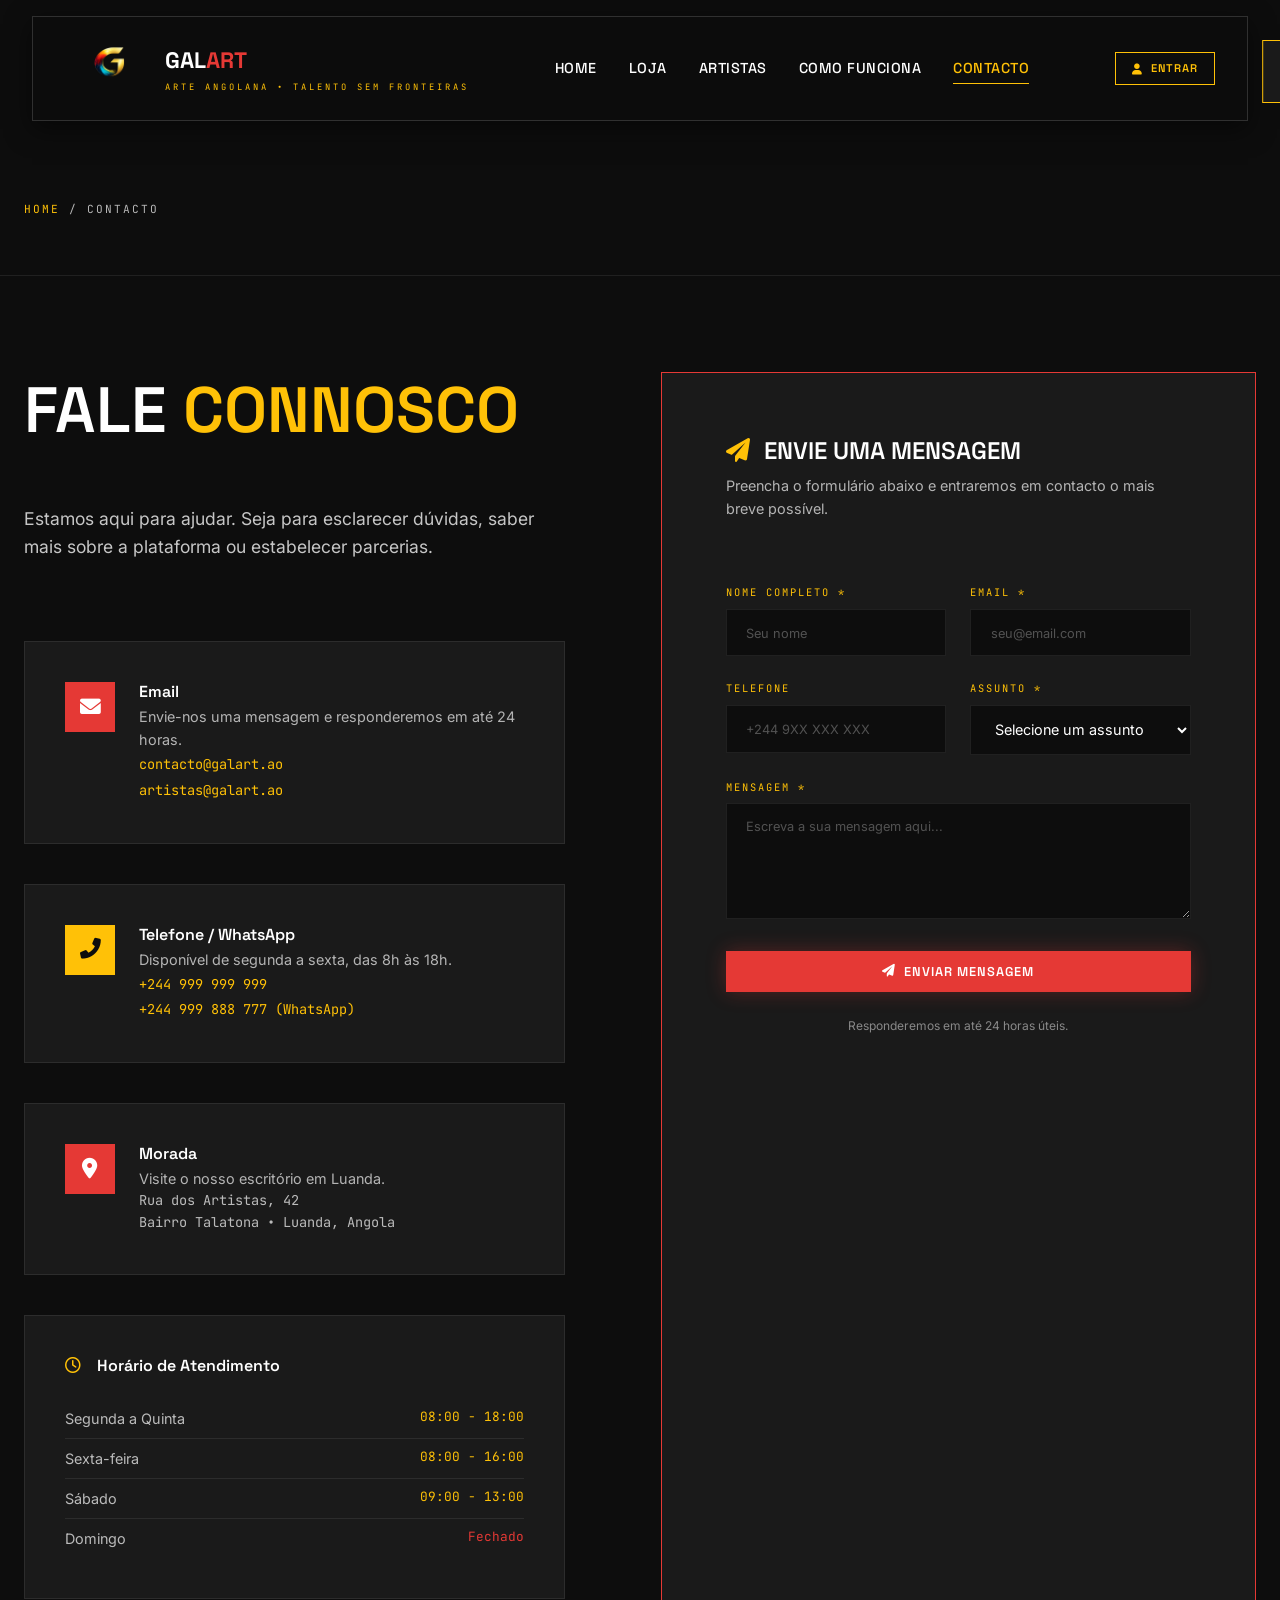
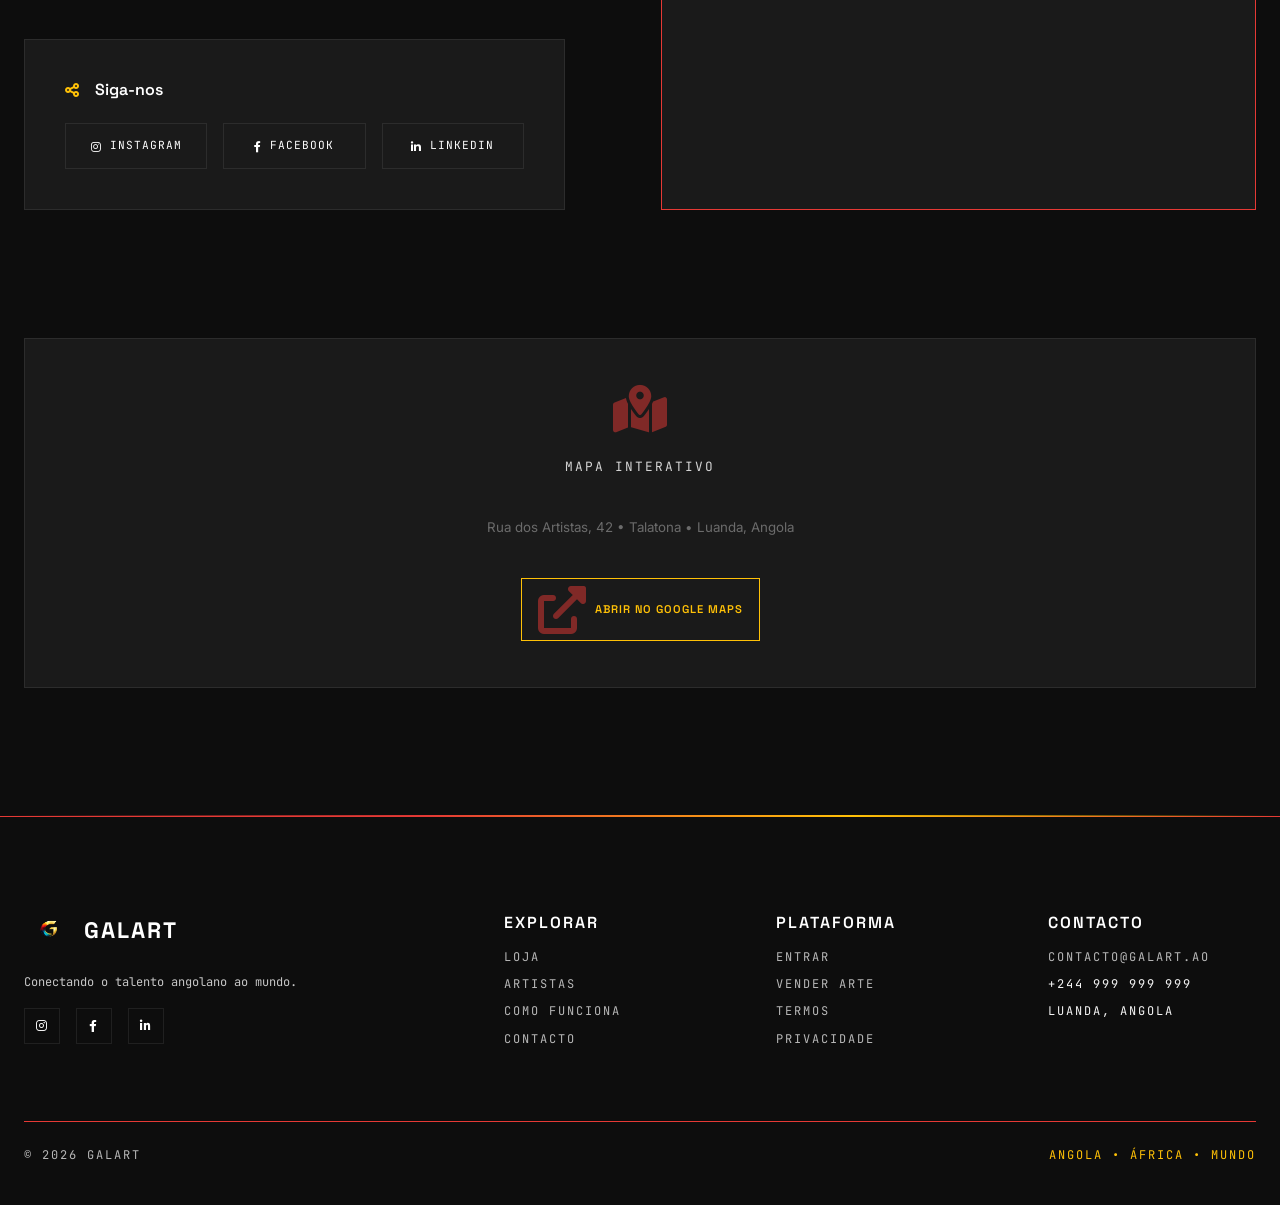
<file: contacto.html>
<!DOCTYPE html>
<html lang="pt-AO">
<head>
  <meta charset="UTF-8">
  <meta name="viewport" content="width=device-width, initial-scale=1.0, viewport-fit=cover">
  <meta name="description" content="GALART - Entre em contacto connosco. Estamos em Luanda, Angola. Fale com a nossa equipa sobre arte angolana.">
  <meta name="theme-color" content="#0D0D0D">
  
  <title>Contacto | GALART - Arte Angolana</title>
  
  <link rel="preconnect" href="https://fonts.googleapis.com">
  <link rel="preconnect" href="https://fonts.gstatic.com" crossorigin>
  <link href="https://fonts.googleapis.com/css2?family=Space+Grotesk:wght@400;500;600;700;800&family=Inter:wght@400;500;600&family=JetBrains+Mono:wght@400;500&display=swap" rel="stylesheet">
  <link rel="icon" href="assets/img/logo.png" type="image/png">
  <link rel="stylesheet" href="https://cdnjs.cloudflare.com/ajax/libs/font-awesome/6.0.0-beta3/css/all.min.css">
  
  <style>
    /* ============================================ */
/* USUÁRIO LOGADO - DROPDOWN                    */
/* ============================================ */

.nav-user {
  position: relative;
  z-index: 1001;
}

.nav-user-trigger {
  display: flex;
  align-items: center;
  gap: var(--space-sm);
  cursor: pointer;
  padding: 0.4rem 0.8rem;
  border: 1px solid transparent;
  transition: border-color var(--transition-fast), background var(--transition-fast);
}

.nav-user-trigger:hover {
  border-color: var(--color-border);
  background: rgba(255, 255, 255, 0.03);
}

.nav-user-avatar {
  width: 38px;
  height: 38px;
  border-radius: 50%;
  border: 2px solid var(--color-yellow);
  object-fit: cover;
  background: var(--color-black-lighter);
  flex-shrink: 0;
}

.nav-user-info {
  text-align: left;
  line-height: 1.3;
}

.nav-user-name {
  font-family: var(--font-primary);
  font-weight: 600;
  font-size: 0.85rem;
  color: var(--color-white);
  white-space: nowrap;
}

.nav-user-role {
  font-family: var(--font-mono);
  font-size: 0.55rem;
  text-transform: uppercase;
  letter-spacing: 1.5px;
  color: var(--color-yellow);
  white-space: nowrap;
}

.nav-user-arrow {
  font-size: 0.65rem;
  color: var(--color-white-muted);
  transition: transform var(--transition-fast);
  margin-left: 2px;
}

.nav-user.active .nav-user-arrow {
  transform: rotate(180deg);
}

/* Dropdown */
.nav-user-dropdown {
  position: absolute;
  top: calc(100% + 8px);
  right: 0;
  min-width: 280px;
  background: var(--color-black-light);
  border: 1px solid var(--color-red);
  box-shadow: var(--shadow-lg);
  opacity: 0;
  visibility: hidden;
  transform: translateY(-10px);
  transition: opacity var(--transition-fast), transform var(--transition-fast), visibility var(--transition-fast);
  z-index: 1002;
}

.nav-user.active .nav-user-dropdown {
  opacity: 1;
  visibility: visible;
  transform: translateY(0);
}

.dropdown-header {
  display: flex;
  align-items: center;
  gap: var(--space-sm);
  padding: var(--space-md);
}

.dropdown-avatar {
  width: 45px;
  height: 45px;
  border-radius: 50%;
  border: 2px solid var(--color-yellow);
  object-fit: cover;
}

.dropdown-name {
  font-family: var(--font-primary);
  font-weight: 600;
  font-size: 0.9rem;
  color: var(--color-white);
}

.dropdown-email {
  font-family: var(--font-mono);
  font-size: 0.65rem;
  color: var(--color-white-muted);
}

.dropdown-divider {
  height: 1px;
  background: var(--color-border);
  margin: 0;
}

.dropdown-item {
  display: flex;
  align-items: center;
  gap: var(--space-sm);
  padding: 0.8rem var(--space-md);
  font-family: var(--font-secondary);
  font-size: 0.85rem;
  color: var(--color-white-soft);
  text-decoration: none;
  transition: background var(--transition-fast), color var(--transition-fast), padding-left var(--transition-fast);
}

.dropdown-item i {
  width: 18px;
  text-align: center;
  font-size: 0.9rem;
  color: var(--color-yellow);
}

.dropdown-item:hover {
  background: rgba(229, 57, 53, 0.1);
  color: var(--color-white);
  padding-left: calc(var(--space-md) + 4px);
}

.dropdown-item.logout {
  color: var(--color-red);
}

.dropdown-item.logout i {
  color: var(--color-red);
}

.dropdown-item.logout:hover {
  background: rgba(229, 57, 53, 0.15);
}

/* ============================================ */
/* MODAL DE EDIÇÃO DE PERFIL                    */
/* ============================================ */
 .modal-overlay {
      position: fixed;
      top: 0;
      left: 0;
      width: 100%;
      background: rgba(0, 0, 0, 0.9);
      backdrop-filter: blur(12px);
      display: none;
      align-items: center;
      justify-content: center;
      padding: var(--space-lg);
      overflow-y: auto;
    }

    .modal-overlay.active {
      display: flex;
    }

    .modal {
      background: var(--color-black-light);
      border: 2px solid var(--color-red);
      max-width: 550px;
      width: 100%;
      height: 85vh;
      overflow-y: auto;
      animation: modalSlideIn 0.4s var(--ease-out-quint);
    }

@keyframes modalSlideIn {
  from { opacity: 0; transform: scale(0.95) translateY(-20px); }
  to { opacity: 1; transform: scale(1) translateY(0); }
}

.modal-header {
  padding: var(--space-lg);
  border-bottom: 1px solid var(--color-border);
  display: flex;
  align-items: center;
  justify-content: space-between;
}

.modal-header h3 {
  font-size: 1.2rem;
  text-transform: uppercase;
}

.modal-header h3 i {
  color: var(--color-yellow);
  margin-right: 8px;
}

.modal-close {
  background: none;
  border: none;
  color: var(--color-white);
  font-size: 1.5rem;
  cursor: pointer;
  width: 36px; height: 36px;
  display: flex;
  align-items: center;
  justify-content: center;
  transition: color var(--transition-fast);
}

.modal-close:hover {
  color: var(--color-red);
}

.modal-body {
  padding: var(--space-lg);
}

.modal-footer {
  padding: var(--space-lg);
  border-top: 1px solid var(--color-border);
  display: flex;
  gap: var(--space-sm);
  justify-content: flex-end;
}

/* Avatar Upload Section */
.avatar-upload-section {
  text-align: center;
  margin-bottom: var(--space-lg);
}

.avatar-upload-preview {
  width: 100px;
  height: 100px;
  border-radius: 50%;
  border: 3px solid var(--color-yellow);
  object-fit: cover;
  margin-bottom: var(--space-sm);
  background: var(--color-black-lighter);
}

.avatar-upload-btn {
  display: inline-block;
  padding: 0.4rem 1rem;
  font-family: var(--font-mono);
  font-size: 0.65rem;
  text-transform: uppercase;
  letter-spacing: 1px;
  background: transparent;
  border: 1px solid var(--color-yellow);
  color: var(--color-yellow);
  cursor: pointer;
  transition: all var(--transition-fast);
  position: relative;
  overflow: hidden;
}

.avatar-upload-btn:hover {
  background: var(--color-yellow);
  color: var(--color-black);
}

.avatar-upload-btn input {
  position: absolute;
  top: 0; left: 0;
  width: 100%; height: 100%;
  opacity: 0;
  cursor: pointer;
}

/* Form Groups */
.form-group {
  margin-bottom: var(--space-md);
}

.form-group label {
  display: block;
  font-family: var(--font-mono);
  font-size: 0.65rem;
  text-transform: uppercase;
  letter-spacing: 2px;
  color: var(--color-yellow);
  margin-bottom: var(--space-xs);
}

.form-group input,
.form-group select,
.form-group textarea {
  width: 100%;
  padding: 0.8rem 1.2rem;
  font-family: var(--font-secondary);
  font-size: 0.9rem;
  background-color: var(--color-black);
  border: 1px solid var(--color-border);
  color: var(--color-white);
  transition: border-color var(--transition-fast), box-shadow var(--transition-fast);
}

.form-group input:focus,
.form-group select:focus,
.form-group textarea:focus {
  outline: none;
  border-color: var(--color-red);
  box-shadow: var(--shadow-glow-red);
}

.form-row {
  display: grid;
  grid-template-columns: 1fr 1fr;
  gap: var(--space-md);
}

/* Password Strength */
.password-strength {
  margin-top: var(--space-xs);
  height: 3px;
  background: var(--color-border);
  transition: background var(--transition-fast);
}

.password-strength.weak { background: var(--color-red); width: 33%; }
.password-strength.medium { background: var(--color-yellow); width: 66%; }
.password-strength.strong { background: var(--color-green); width: 100%; }

.password-feedback {
  font-family: var(--font-mono);
  font-size: 0.6rem;
  margin-top: 4px;
  text-transform: uppercase;
  letter-spacing: 1px;
}

.password-feedback.weak { color: var(--color-red); }
.password-feedback.medium { color: var(--color-yellow); }
.password-feedback.strong { color: var(--color-green); }

/* Toast */
.toast {
  position: fixed;
  top: var(--space-lg);
  right: var(--space-lg);
  background: var(--color-black-light);
  border: 1px solid var(--color-yellow);
  padding: var(--space-md) var(--space-lg);
  font-family: var(--font-mono);
  font-size: 0.8rem;
  color: var(--color-white);
  z-index: 9999;
  transform: translateX(120%);
  transition: transform 0.4s var(--ease-out-expo);
  display: flex;
  align-items: center;
  gap: var(--space-sm);
}

.toast.show { transform: translateX(0); }
.toast.success { border-color: var(--color-green); }
.toast.error { border-color: var(--color-red); }
.toast.success i { color: var(--color-green); }
.toast.error i { color: var(--color-red); }

/* Responsivo */
@media (max-width: 768px) {
  .nav-user-info { display: none; }
  .nav-user-arrow { display: none; }
  .nav-user-trigger { padding: 0.2rem; border: none; }
  .nav-user-trigger:hover { border: none; background: transparent; }
  .nav-user-dropdown { right: -20px; min-width: 250px; }
  .form-row { grid-template-columns: 1fr; }
}
    *,
    *::before,
    *::after { margin: 0; padding: 0; box-sizing: border-box; }
    
    :root {
      --color-black: #0D0D0D;
      --color-black-light: #1A1A1A;
      --color-black-lighter: #262626;
      --color-white: #FFFFFF;
      --color-white-soft: #F5F5F5;
      --color-white-muted: rgba(255, 255, 255, 0.7);
      --color-red: #E53935;
      --color-yellow: #FFC107;
      --color-green: #4CAF50;
      --color-blue: #2196F3;
      --color-border: rgba(255, 255, 255, 0.08);
      --color-border-light: rgba(255, 255, 255, 0.15);
      
      --font-primary: 'Space Grotesk', 'Montserrat', sans-serif;
      --font-secondary: 'Inter', sans-serif;
      --font-mono: 'JetBrains Mono', monospace;
      
      --space-xs: 0.5rem; --space-sm: 1rem; --space-md: 1.5rem;
      --space-lg: 2.5rem; --space-xl: 4rem; --space-2xl: 6rem; --space-3xl: 8rem;
      
      --border-radius-none: 0px; --border-radius-sm: 2px;
      --shadow-sm: 0 2px 8px rgba(0, 0, 0, 0.4);
      --shadow-md: 0 8px 24px rgba(0, 0, 0, 0.5);
      --shadow-lg: 0 16px 40px rgba(0, 0, 0, 0.6);
      --shadow-glow-red: 0 0 20px rgba(229, 57, 53, 0.3);
      
      --ease-out-expo: cubic-bezier(0.16, 1, 0.3, 1);
      --ease-out-quint: cubic-bezier(0.25, 0.46, 0.45, 0.94);
      --transition-fast: 0.2s var(--ease-out-quint);
      --transition-medium: 0.4s var(--ease-out-quint);
    }
    
    html { scroll-behavior: smooth; -webkit-font-smoothing: antialiased; -moz-osx-font-smoothing: grayscale; background-color: var(--color-black); }
    
    body {
      background-color: var(--color-black);
      color: var(--color-white-soft);
      font-family: var(--font-secondary);
      font-weight: 400;
      line-height: 1.6;
      font-size: 1rem;
      min-height: 100vh;
      position: relative;
    }
    
    body.menu-open { overflow: hidden; }
    
    body::before {
      content: '';
      position: fixed; top: 0; left: 0;
      width: 100%; height: 100%;
      background-image: 
        linear-gradient(rgba(255, 255, 255, 0.02) 0.5px, transparent 0.5px),
        linear-gradient(to right, rgba(255, 255, 255, 0.02) 0.5px, transparent 0.5px);
      background-size: 60px 60px;
      pointer-events: none;
      z-index: 0;
    }
    
    .container { width: 100%; max-width: 1440px; margin: 0 auto; padding: 0 var(--space-md); position: relative; z-index: 2; }
    
    h1, h2, h3, h4, h5, h6 { font-family: var(--font-primary); font-weight: 600; line-height: 1.2; color: var(--color-white); }
    h1 { font-size: clamp(2.5rem, 6vw, 4rem); text-transform: uppercase; }
    h2 { font-size: clamp(2rem, 4vw, 3rem); margin-bottom: var(--space-md); }
    h3 { font-size: 1.5rem; }
    p { margin-bottom: var(--space-sm); color: var(--color-white-soft); opacity: 0.85; }
    a { color: var(--color-white); text-decoration: none; transition: color var(--transition-fast); }
    a:hover { color: var(--color-red); }
    
    /* ---------- NAVBAR ---------- */
    .navbar {
      position: sticky; top: var(--space-sm);
      margin: var(--space-sm) auto;
      width: 95%; max-width: 1440px;
      padding: 0.8rem 2rem;
      background: rgba(13, 13, 13, 0.85);
      backdrop-filter: blur(16px) saturate(180%);
      -webkit-backdrop-filter: blur(16px) saturate(180%);
      border: 1px solid var(--color-border-light);
      box-shadow: var(--shadow-md);
      z-index: 1000;
      display: flex; align-items: center; justify-content: space-between;
      animation: slideDown 0.6s var(--ease-out-expo) forwards;
    }
    @keyframes slideDown { from { opacity: 0; transform: translateY(-30px); } to { opacity: 1; transform: translateY(0); } }
    
    .galart-logo { display: flex; align-items: center; gap: 10px; }
    .galart-logo-img { width: 40px; height: 40px; object-fit: contain; }
    .galart-logo-text { font-family: var(--font-primary); font-weight: 800; font-size: 1.4rem; color: var(--color-white); text-transform: uppercase; }
    .galart-logo-text .accent { color: var(--color-red); }
    .galart-slogan { font-family: var(--font-mono); font-size: 0.55rem; text-transform: uppercase; letter-spacing: 3px; color: var(--color-yellow); margin-top: 2px; }
    
    .nav-links { display: flex; gap: 2rem; align-items: center; }
    .nav-links a { font-family: var(--font-primary); font-weight: 500; font-size: 0.9rem; text-transform: uppercase; letter-spacing: 0.5px; position: relative; }
    .nav-links a::after { content: ''; position: absolute; bottom: -4px; left: 0; width: 0; height: 1.5px; background-color: var(--color-red); transition: width var(--transition-fast); }
    .nav-links a:hover::after { width: 100%; }
    .nav-links a.active { color: var(--color-yellow); }
    .nav-links a.active::after { width: 100%; background-color: var(--color-yellow); }
    
    .nav-actions { display: flex; align-items: center; gap: var(--space-sm); }
    
    .mobile-menu-toggle { display: none; flex-direction: column; justify-content: space-between; width: 30px; height: 24px; background: transparent; border: none; cursor: pointer; padding: 0; z-index: 1001; }
    .mobile-menu-toggle span { width: 100%; height: 2px; background-color: var(--color-white); transition: all 0.3s var(--ease-out-quint); }
    .mobile-menu-toggle.active span:nth-child(1) { transform: translateY(11px) rotate(45deg); }
    .mobile-menu-toggle.active span:nth-child(2) { opacity: 0; }
    .mobile-menu-toggle.active span:nth-child(3) { transform: translateY(-11px) rotate(-45deg); }
    
    .mobile-menu-overlay { position: fixed; top: 0; left: 0; width: 100%; height: 100%; background-color: rgba(13, 13, 13, 0.98); backdrop-filter: blur(12px); z-index: 2000; display: flex; justify-content: flex-end; opacity: 0; visibility: hidden; transition: opacity 0.3s, visibility 0.3s; }
    .mobile-menu-overlay.active { opacity: 1; visibility: visible; }
    .mobile-menu { width: 100%; max-width: 400px; height: 100%; background-color: var(--color-black-light); border-left: 2px solid var(--color-red); display: flex; flex-direction: column; transform: translateX(100%); transition: transform 0.4s var(--ease-out-expo); overflow-y: auto; }
    .mobile-menu-overlay.active .mobile-menu { transform: translateX(0); }
    .mobile-menu-header { display: flex; align-items: center; justify-content: space-between; padding: var(--space-lg) var(--space-md); border-bottom: 1px solid var(--color-border); }
    .mobile-menu-close { background: none; border: none; color: var(--color-white); font-size: 2rem; cursor: pointer; }
    .mobile-menu-close:hover { color: var(--color-red); }
    .mobile-menu-links { flex: 1; display: flex; flex-direction: column; padding: var(--space-xl) var(--space-md); gap: var(--space-sm); }
    .mobile-menu-links a { font-family: var(--font-primary); font-size: 1.4rem; font-weight: 600; text-transform: uppercase; letter-spacing: 1px; color: var(--color-white); padding: var(--space-sm) 0; border-bottom: 1px solid var(--color-border); }
    .mobile-menu-links a:hover { color: var(--color-yellow); padding-left: var(--space-sm); }
    .mobile-menu-links a.active { color: var(--color-red); }
    .mobile-menu-footer { padding: var(--space-xl) var(--space-md); border-top: 1px solid var(--color-border); }
    .mobile-social { display: flex; gap: var(--space-md); }
    .mobile-social a { width: 44px; height: 44px; display: flex; align-items: center; justify-content: center; background-color: var(--color-black); border: 1px solid var(--color-border); color: var(--color-white); font-size: 1.2rem; }
    .mobile-social a:hover { border-color: var(--color-yellow); color: var(--color-yellow); }
    
    .btn {
      display: inline-flex; align-items: center; justify-content: center; gap: var(--space-xs);
      padding: 0.7rem 1.5rem;
      font-family: var(--font-primary); font-weight: 600; font-size: 0.8rem; letter-spacing: 1px;
      text-transform: uppercase; border: 1.5px solid var(--color-white);
      background-color: transparent; color: var(--color-white);
      cursor: pointer; transition: all var(--transition-fast);
      border-radius: var(--border-radius-none);
      position: relative; overflow: hidden; z-index: 1;
    }
    .btn::before { content: ''; position: absolute; top: 0; left: 0; width: 0; height: 100%; background-color: var(--color-red); transition: width var(--transition-fast); z-index: -1; }
    .btn:hover { border-color: var(--color-red); }
    .btn:hover::before { width: 100%; }
    .btn-primary { background-color: var(--color-red); border-color: var(--color-red); box-shadow: var(--shadow-glow-red); }
    .btn-primary::before { background-color: var(--color-black); }
    .btn-primary:hover { border-color: var(--color-white); }
    .btn-outline-yellow { border-color: var(--color-yellow); color: var(--color-yellow); }
    .btn-outline-yellow::before { background-color: var(--color-yellow); }
    .btn-outline-yellow:hover { color: var(--color-black); }
    .btn-small { padding: 0.4rem 1rem; font-size: 0.7rem; }
    .btn-block { width: 100%; }
    
    /* ---------- PAGE HEADER ---------- */
    .page-header { padding: var(--space-xl) 0 var(--space-lg); border-bottom: 1px solid var(--color-border); margin-bottom: var(--space-2xl); }
    .breadcrumb { font-family: var(--font-mono); font-size: 0.7rem; text-transform: uppercase; letter-spacing: 2px; color: var(--color-white-muted); margin-bottom: var(--space-sm); }
    .breadcrumb a { color: var(--color-yellow); }
    
    /* ---------- CONTACT LAYOUT ---------- */
    .contact-layout {
      display: grid;
      grid-template-columns: 1fr 1.1fr;
      gap: var(--space-2xl);
      margin-bottom: var(--space-3xl);
    }
    
    /* Informações de Contacto */
    .contact-info {
      display: flex;
      flex-direction: column;
      gap: var(--space-lg);
    }
    
    .contact-info h1 { margin-bottom: var(--space-sm); }
    .contact-info h1 .accent { color: var(--color-yellow); }
    
    .contact-intro { font-size: 1.1rem; opacity: 0.8; margin-bottom: var(--space-lg); }
    
    .contact-card {
      background: var(--color-black-light);
      border: 1px solid var(--color-border);
      padding: var(--space-lg);
      display: flex;
      gap: var(--space-md);
      transition: border-color var(--transition-fast);
    }
    
    .contact-card:hover { border-color: var(--color-red); }
    
    .contact-card-icon {
      width: 50px; height: 50px;
      background: var(--color-red);
      display: flex;
      align-items: center;
      justify-content: center;
      flex-shrink: 0;
    }
    
    .contact-card-icon i { font-size: 1.3rem; color: var(--color-white); }
    .contact-card-icon.yellow { background: var(--color-yellow); }
    .contact-card-icon.yellow i { color: var(--color-black); }
    
    .contact-card-content h4 { margin-bottom: 4px; font-size: 1rem; }
    .contact-card-content p { margin-bottom: 0; font-size: 0.9rem; opacity: 0.7; }
    .contact-card-content a { color: var(--color-yellow); font-family: var(--font-mono); font-size: 0.85rem; }
    .contact-card-content a:hover { color: var(--color-red); }
    
    /* Horário */
    .hours-card {
      background: var(--color-black-light);
      border: 1px solid var(--color-border);
      padding: var(--space-lg);
    }
    
    .hours-card h4 { margin-bottom: var(--space-md); display: flex; align-items: center; gap: var(--space-sm); }
    .hours-card h4 i { color: var(--color-yellow); }
    
    .hours-list { list-style: none; }
    .hours-list li { display: flex; justify-content: space-between; padding: var(--space-xs) 0; border-bottom: 1px solid var(--color-border); font-size: 0.9rem; }
    .hours-list li:last-child { border-bottom: none; }
    .hours-list .day { color: var(--color-white-muted); }
    .hours-list .time { font-family: var(--font-mono); color: var(--color-yellow); font-size: 0.8rem; }
    .hours-list .closed { font-family: var(--font-mono); color: var(--color-red); font-size: 0.8rem; }
    
    /* Redes Sociais */
    .social-card {
      background: var(--color-black-light);
      border: 1px solid var(--color-border);
      padding: var(--space-lg);
    }
    
    .social-card h4 { margin-bottom: var(--space-md); display: flex; align-items: center; gap: var(--space-sm); }
    .social-card h4 i { color: var(--color-yellow); }
    
    .social-grid { display: flex; gap: var(--space-sm); }
    .social-btn-contact {
      flex: 1;
      display: flex; align-items: center; justify-content: center; gap: var(--space-xs);
      padding: 0.8rem;
      font-family: var(--font-mono); font-size: 0.7rem;
      text-transform: uppercase; letter-spacing: 1px;
      background: transparent;
      border: 1px solid var(--color-border);
      color: var(--color-white);
      cursor: pointer; transition: all var(--transition-fast);
    }
    .social-btn-contact:hover { border-color: var(--color-yellow); color: var(--color-yellow); }
    .social-btn-contact.instagram:hover { border-color: #E1306C; color: #E1306C; }
    .social-btn-contact.facebook:hover { border-color: #1877F2; color: #1877F2; }
    .social-btn-contact.linkedin:hover { border-color: #0A66C2; color: #0A66C2; }
    
    /* Formulário */
    .contact-form-card {
      background: var(--color-black-light);
      border: 1px solid var(--color-red);
      padding: var(--space-xl);
    }
    
    .contact-form-card h3 {
      font-size: 1.5rem;
      margin-bottom: var(--space-xs);
      text-transform: uppercase;
    }
    
    .contact-form-card h3 i { color: var(--color-yellow); margin-right: 8px; }
    
    .contact-form-card .form-subtitle {
      font-size: 0.9rem;
      opacity: 0.7;
      margin-bottom: var(--space-xl);
    }
    
    .form-group { margin-bottom: var(--space-md); }
    .form-group label {
      display: block;
      font-family: var(--font-mono); font-size: 0.65rem;
      text-transform: uppercase; letter-spacing: 2px;
      color: var(--color-yellow);
      margin-bottom: var(--space-xs);
    }
    .form-group input,
    .form-group textarea,
    .form-group select {
      width: 100%;
      padding: 0.9rem 1.2rem;
      font-family: var(--font-secondary); font-size: 0.9rem;
      background-color: var(--color-black);
      border: 1px solid var(--color-border);
      color: var(--color-white);
      transition: border-color var(--transition-fast), box-shadow var(--transition-fast);
    }
    .form-group input:focus,
    .form-group textarea:focus,
    .form-group select:focus {
      outline: none;
      border-color: var(--color-red);
      box-shadow: var(--shadow-glow-red);
    }
    .form-group input::placeholder,
    .form-group textarea::placeholder { color: var(--color-white-muted); opacity: 0.4; font-size: 0.8rem; }
    
    .form-row { display: grid; grid-template-columns: 1fr 1fr; gap: var(--space-md); }
    
    /* Toast */
    .toast {
      position: fixed; top: var(--space-lg); right: var(--space-lg);
      background: var(--color-black-light);
      border: 1px solid var(--color-yellow);
      padding: var(--space-md) var(--space-lg);
      font-family: var(--font-mono); font-size: 0.8rem; color: var(--color-white);
      z-index: 9999;
      transform: translateX(120%);
      transition: transform 0.4s var(--ease-out-expo);
      display: flex; align-items: center; gap: var(--space-sm);
    }
    .toast.show { transform: translateX(0); }
    .toast.success { border-color: var(--color-green); }
    .toast.error { border-color: var(--color-red); }
    .toast.success i { color: var(--color-green); }
    .toast.error i { color: var(--color-red); }
    
    /* ---------- MAPA ---------- */
    .map-section { margin-bottom: var(--space-3xl); }
    .map-placeholder {
      width: 100%; height: 350px;
      background: var(--color-black-light);
      border: 1px solid var(--color-border);
      display: flex;
      align-items: center;
      justify-content: center;
      flex-direction: column;
      gap: var(--space-md);
      color: var(--color-white-muted);
    }
    .map-placeholder i { font-size: 3rem; color: var(--color-red); opacity: 0.5; }
    .map-placeholder p { font-family: var(--font-mono); text-transform: uppercase; letter-spacing: 2px; font-size: 0.8rem; }
    
    /* ---------- FOOTER ---------- */
    .footer { background: var(--color-black); padding: var(--space-2xl) 0 var(--space-lg); margin-top: var(--space-3xl); border-top: 1px solid var(--color-red); font-family: var(--font-mono); font-size: 0.75rem; text-transform: uppercase; letter-spacing: 2px; position: relative; }
    .footer::before { content: ''; position: absolute; top: -2px; left: 0; width: 100%; height: 2px; background: linear-gradient(90deg, transparent, var(--color-red), var(--color-yellow), transparent); animation: scanFooter 5s infinite linear; }
    @keyframes scanFooter { 0% { opacity: 0; transform: translateX(-100%); } 50% { opacity: 1; } 100% { opacity: 0; transform: translateX(100%); } }
    .footer-content { display: grid; grid-template-columns: 2fr 1fr 1fr 1fr; gap: var(--space-xl); margin-bottom: var(--space-xl); }
    .footer a { color: var(--color-white-muted); }
    .footer a:hover { color: var(--color-yellow); }
    .footer h4 { color: var(--color-white); font-size: 1rem; margin-bottom: var(--space-sm); }
    .footer ul { list-style: none; }
    .footer ul li { margin-bottom: var(--space-xs); }
    .footer-bottom { border-top: 1px solid var(--color-red); padding-top: var(--space-md); display: flex; justify-content: space-between; color: var(--color-white-muted); }
    .social-links { display: flex; gap: var(--space-sm); margin-top: var(--space-sm); }
    .social-links a { width: 36px; height: 36px; display: flex; align-items: center; justify-content: center; border: 1px solid var(--color-border); color: var(--color-white); }
    .social-links a:hover { border-color: var(--color-yellow); color: var(--color-yellow); }
    
    /* ---------- RESPONSIVIDADE ---------- */
    @media (max-width: 1024px) { .contact-layout { grid-template-columns: 1fr; } }
    @media (max-width: 900px) { .nav-links, .nav-actions .btn { display: none; } .mobile-menu-toggle { display: flex; } }
    @media (max-width: 768px) {
      .navbar { padding: 0.8rem 1rem; width: 100%; top: 0; margin: 0; border-left: none; border-right: none; }
      .galart-slogan { font-size: 0.45rem; }
      .galart-logo-text { font-size: 1.2rem; }
      .form-row { grid-template-columns: 1fr; }
      .footer-content { grid-template-columns: 1fr; }
      .mobile-menu { max-width: 100%; }
      .social-grid { flex-direction: column; }
    }
    
    ::-webkit-scrollbar { width: 6px; } ::-webkit-scrollbar-track { background: var(--color-black); } ::-webkit-scrollbar-thumb { background: var(--color-red); } ::selection { background-color: var(--color-red); color: var(--color-white); }
    @media (prefers-reduced-motion: reduce) { *, *::before, *::after { animation-duration: 0.01ms !important; transition-duration: 0.01ms !important; } }
  </style>
</head>
<body>
  
  <!-- Toast -->
  <div class="toast" id="toast"><i class="fas fa-check-circle"></i><span id="toastMessage"></span></div>
  
  <!-- ============================================ -->
  <!-- NAVBAR                                       -->
  <!-- ============================================ -->
  <nav class="navbar">
    <div class="galart-logo">
      <a href="index.html"><img class="galart-logo-img" style="min-width: 90px; min-height: 70px;" src="assets/img/logo.png" alt="GALART"></a>
      <div>
        <div class="galart-logo-text">GAL<span class="accent">ART</span></div>
        <div class="galart-slogan">ARTE ANGOLANA • TALENTO SEM FRONTEIRAS</div>
      </div>
    </div>
    
    <div class="nav-links">
      <a href="index.html">Home</a>
      <a href="loja.html">Loja</a>
      <a href="artistas.html">Artistas</a>
      <a href="como-funciona.html">Como Funciona</a>
      <a href="contacto.html" class="active">Contacto</a>
    </div>
    
    <div class="nav-actions">
      <a href="auth/entrar.html" class="btn btn-outline-yellow btn-small"><i class="fas fa-user"></i> Entrar</a>
    </div>
    
    <button class="mobile-menu-toggle" id="mobileMenuToggle" aria-label="Menu">
      <span></span><span></span><span></span>
    </button>
  </nav>
  
  <!-- Menu Mobile -->
  <div class="mobile-menu-overlay" id="mobileMenuOverlay">
    <div class="mobile-menu">
      <div class="mobile-menu-header">
        <div class="galart-logo">
          <img style="width: 50px; height: 35px; object-fit: contain;" src="assets/img/logo.png" alt="GALART">
          <span style="font-family: var(--font-primary); font-weight: 800; font-size: 1.4rem; color: var(--color-white);">GALART</span>
        </div>
        <button class="mobile-menu-close" id="mobileMenuClose">&times;</button>
      </div>
      <div class="mobile-menu-links">
        <a href="index.html">Home</a>
        <a href="loja.html">Loja</a>
        <a href="artistas.html">Artistas</a>
        <a href="como-funciona.html">Como Funciona</a>
        <a href="contacto.html" class="active">Contacto</a>
        <a href="auth/entrar.html" style="color: var(--color-yellow);">Entrar / Cadastrar</a>
      </div>
      <div class="mobile-menu-footer">
        <div class="mobile-social">
          <a href="#"><i class="fab fa-instagram"></i></a>
          <a href="#"><i class="fab fa-facebook-f"></i></a>
          <a href="#"><i class="fab fa-linkedin-in"></i></a>
        </div>
      </div>
    </div>
  </div>
  
  <!-- ============================================ -->
  <!-- PAGE HEADER                                  -->
  <!-- ============================================ -->
  <section class="page-header">
    <div class="container">
      <div class="breadcrumb"><a href="index.html">Home</a> / <span>Contacto</span></div>
    </div>
  </section>
  
  <!-- ============================================ -->
  <!-- CONTACT LAYOUT                               -->
  <!-- ============================================ -->
  <section>
    <div class="container">
      <div class="contact-layout">
        
        <!-- COLUNA ESQUERDA: INFORMAÇÕES -->
        <div class="contact-info">
          <h1>Fale <span class="accent">Connosco</span></h1>
          <p class="contact-intro">Estamos aqui para ajudar. Seja para esclarecer dúvidas, saber mais sobre a plataforma ou estabelecer parcerias.</p>
          
          <!-- Email -->
          <div class="contact-card">
            <div class="contact-card-icon"><i class="fas fa-envelope"></i></div>
            <div class="contact-card-content">
              <h4>Email</h4>
              <p>Envie-nos uma mensagem e responderemos em até 24 horas.</p>
              <a href="mailto:contacto@galart.ao">contacto@galart.ao</a><br>
              <a href="mailto:artistas@galart.ao">artistas@galart.ao</a>
            </div>
          </div>
          
          <!-- Telefone -->
          <div class="contact-card">
            <div class="contact-card-icon yellow"><i class="fas fa-phone-alt"></i></div>
            <div class="contact-card-content">
              <h4>Telefone / WhatsApp</h4>
              <p>Disponível de segunda a sexta, das 8h às 18h.</p>
              <a href="tel:+244999999999">+244 999 999 999</a><br>
              <a href="https://wa.me/244999999999">+244 999 888 777 (WhatsApp)</a>
            </div>
          </div>
          
          <!-- Morada -->
          <div class="contact-card">
            <div class="contact-card-icon"><i class="fas fa-map-marker-alt"></i></div>
            <div class="contact-card-content">
              <h4>Morada</h4>
              <p>Visite o nosso escritório em Luanda.</p>
              <p style="font-family: var(--font-mono); font-size: 0.85rem; color: var(--color-white);">
                Rua dos Artistas, 42<br>
                Bairro Talatona • Luanda, Angola
              </p>
            </div>
          </div>
          
          <!-- Horário -->
          <div class="hours-card">
            <h4><i class="far fa-clock"></i> Horário de Atendimento</h4>
            <ul class="hours-list">
              <li><span class="day">Segunda a Quinta</span><span class="time">08:00 - 18:00</span></li>
              <li><span class="day">Sexta-feira</span><span class="time">08:00 - 16:00</span></li>
              <li><span class="day">Sábado</span><span class="time">09:00 - 13:00</span></li>
              <li><span class="day">Domingo</span><span class="closed">Fechado</span></li>
            </ul>
          </div>
          
          <!-- Redes Sociais -->
          <div class="social-card">
            <h4><i class="fas fa-share-alt"></i> Siga-nos</h4>
            <div class="social-grid">
              <a href="#" class="social-btn-contact instagram"><i class="fab fa-instagram"></i> Instagram</a>
              <a href="#" class="social-btn-contact facebook"><i class="fab fa-facebook-f"></i> Facebook</a>
              <a href="#" class="social-btn-contact linkedin"><i class="fab fa-linkedin-in"></i> LinkedIn</a>
            </div>
          </div>
        </div>
        
        <!-- COLUNA DIREITA: FORMULÁRIO -->
        <div class="contact-form-card">
          <h3><i class="fas fa-paper-plane"></i> Envie uma Mensagem</h3>
          <p class="form-subtitle">Preencha o formulário abaixo e entraremos em contacto o mais breve possível.</p>
          
          <form id="contactForm" onsubmit="submitContactForm(event)">
            <div class="form-row">
              <div class="form-group">
                <label for="contactName">Nome Completo *</label>
                <input type="text" id="contactName" placeholder="Seu nome" required>
              </div>
              <div class="form-group">
                <label for="contactEmail">Email *</label>
                <input type="email" id="contactEmail" placeholder="seu@email.com" required>
              </div>
            </div>
            
            <div class="form-row">
              <div class="form-group">
                <label for="contactPhone">Telefone</label>
                <input type="tel" id="contactPhone" placeholder="+244 9XX XXX XXX">
              </div>
              <div class="form-group">
                <label for="contactSubject">Assunto *</label>
                <select id="contactSubject" required>
                  <option value="">Selecione um assunto</option>
                  <option value="duvida">Dúvida Geral</option>
                  <option value="vendas">Informações sobre Vendas</option>
                  <option value="artista">Quero ser Artista</option>
                  <option value="parceria">Proposta de Parceria</option>
                  <option value="suporte">Suporte Técnico</option>
                  <option value="outro">Outro Assunto</option>
                </select>
              </div>
            </div>
            
            <div class="form-group">
              <label for="contactMessage">Mensagem *</label>
              <textarea id="contactMessage" rows="5" placeholder="Escreva a sua mensagem aqui..." required></textarea>
            </div>
            
            <button type="submit" class="btn btn-primary btn-block">
              <i class="fas fa-paper-plane"></i> Enviar Mensagem
            </button>
            
            <p style="text-align: center; margin-top: var(--space-md); font-size: 0.75rem; opacity: 0.5;">
              Responderemos em até 24 horas úteis.
            </p>
          </form>
        </div>
        
      </div>
    </div>
  </section>
  
  <!-- ============================================ -->
  <!-- MAPA                                         -->
  <!-- ============================================ -->
  <section class="map-section">
    <div class="container">
      <div class="map-placeholder">
        <i class="fas fa-map-marked-alt"></i>
        <p>Mapa Interativo</p>
        <small style="opacity: 0.5;">Rua dos Artistas, 42 • Talatona • Luanda, Angola</small>
        <a href="https://maps.google.com/?q=Talatona+Luanda+Angola" target="_blank" class="btn btn-outline-yellow btn-small" style="margin-top: var(--space-sm);">
          <i class="fas fa-external-link-alt"></i> Abrir no Google Maps
        </a>
      </div>
    </div>
  </section>
  
  <!-- ============================================ -->
  <!-- FOOTER                                       -->
  <!-- ============================================ -->
  <footer class="footer">
    <div class="container">
      <div class="footer-content">
        <div>
          <div class="galart-logo" style="margin-bottom: var(--space-md);">
            <img style="width: 50px; height: 35px; object-fit: contain;" src="assets/img/logo.png" alt="GALART">
            <span style="font-family: var(--font-primary); font-weight: 800; font-size: 1.4rem; color: var(--color-white);">GALART</span>
          </div>
          <p style="text-transform: none; letter-spacing: normal; opacity: 0.8;">Conectando o talento angolano ao mundo.</p>
          <div class="social-links">
            <a href="#"><i class="fab fa-instagram"></i></a>
            <a href="#"><i class="fab fa-facebook-f"></i></a>
            <a href="#"><i class="fab fa-linkedin-in"></i></a>
          </div>
        </div>
        <div><h4>Explorar</h4><ul><li><a href="loja.html">Loja</a></li><li><a href="artistas.html">Artistas</a></li><li><a href="como-funciona.html">Como Funciona</a></li><li><a href="contacto.html">Contacto</a></li></ul></div>
        <div><h4>Plataforma</h4><ul><li><a href="auth/entrar.html">Entrar</a></li><li><a href="vender.html">Vender Arte</a></li><li><a href="termos.html">Termos</a></li><li><a href="privacidade.html">Privacidade</a></li></ul></div>
        <div><h4>Contacto</h4><ul><li><a href="mailto:contacto@galart.ao">contacto@galart.ao</a></li><li>+244 999 999 999</li><li>Luanda, Angola</li></ul></div>
      </div>
      <div class="footer-bottom">
        <span>© 2026 GALART</span>
        <span style="color: var(--color-yellow);">ANGOLA • ÁFRICA • MUNDO</span>
      </div>
    </div>
  </footer>
  
  <script>
    (function() {
      'use strict';
      
      // ===== MENU MOBILE =====
      var mobileMenuToggle = document.getElementById('mobileMenuToggle');
      var mobileMenuOverlay = document.getElementById('mobileMenuOverlay');
      var mobileMenuClose = document.getElementById('mobileMenuClose');
      var body = document.body;
      
      function openMenu() { mobileMenuOverlay.classList.add('active'); mobileMenuToggle.classList.add('active'); body.classList.add('menu-open'); }
      function closeMenu() { mobileMenuOverlay.classList.remove('active'); mobileMenuToggle.classList.remove('active'); body.classList.remove('menu-open'); }
      
      if (mobileMenuToggle) mobileMenuToggle.addEventListener('click', openMenu);
      if (mobileMenuClose) mobileMenuClose.addEventListener('click', closeMenu);
      if (mobileMenuOverlay) mobileMenuOverlay.addEventListener('click', function(e) { if (e.target === mobileMenuOverlay) closeMenu(); });
      document.addEventListener('keydown', function(e) { if (e.key === 'Escape' && mobileMenuOverlay && mobileMenuOverlay.classList.contains('active')) closeMenu(); });
      document.querySelectorAll('.mobile-menu-links a').forEach(function(link) { link.addEventListener('click', closeMenu); });
      
      // ===== TOAST =====
      function showToast(message, type) {
        var toast = document.getElementById('toast');
        var toastMessage = document.getElementById('toastMessage');
        var icon = toast.querySelector('i');
        toast.className = 'toast ' + (type || 'info');
        toastMessage.textContent = message;
        icon.className = 'fas';
        if (type === 'success') icon.className += ' fa-check-circle';
        else if (type === 'error') icon.className += ' fa-exclamation-circle';
        else icon.className += ' fa-info-circle';
        toast.classList.add('show');
        setTimeout(function() { toast.classList.remove('show'); }, 4000);
      }
      
      // ===== FORMULÁRIO DE CONTACTO =====
      window.submitContactForm = function(event) {
        event.preventDefault();
        
        var name = document.getElementById('contactName').value.trim();
        var email = document.getElementById('contactEmail').value.trim();
        var phone = document.getElementById('contactPhone').value.trim();
        var subject = document.getElementById('contactSubject').value;
        var message = document.getElementById('contactMessage').value.trim();
        
        if (!name || !email || !subject || !message) {
          showToast('Por favor, preencha todos os campos obrigatórios.', 'error');
          return false;
        }
        
        var btn = event.target.querySelector('button[type="submit"]');
        var originalHTML = btn.innerHTML;
        btn.innerHTML = '<i class="fas fa-spinner fa-spin"></i> Enviando...';
        btn.disabled = true;
        
        setTimeout(function() {
          showToast('Mensagem enviada com sucesso! Entraremos em contacto em breve.', 'success');
          document.getElementById('contactForm').reset();
          btn.innerHTML = originalHTML;
          btn.disabled = false;
        }, 1500);
        
        return false;
      };
      
    })();
  </script>
  
</body>
</html>
</file>
